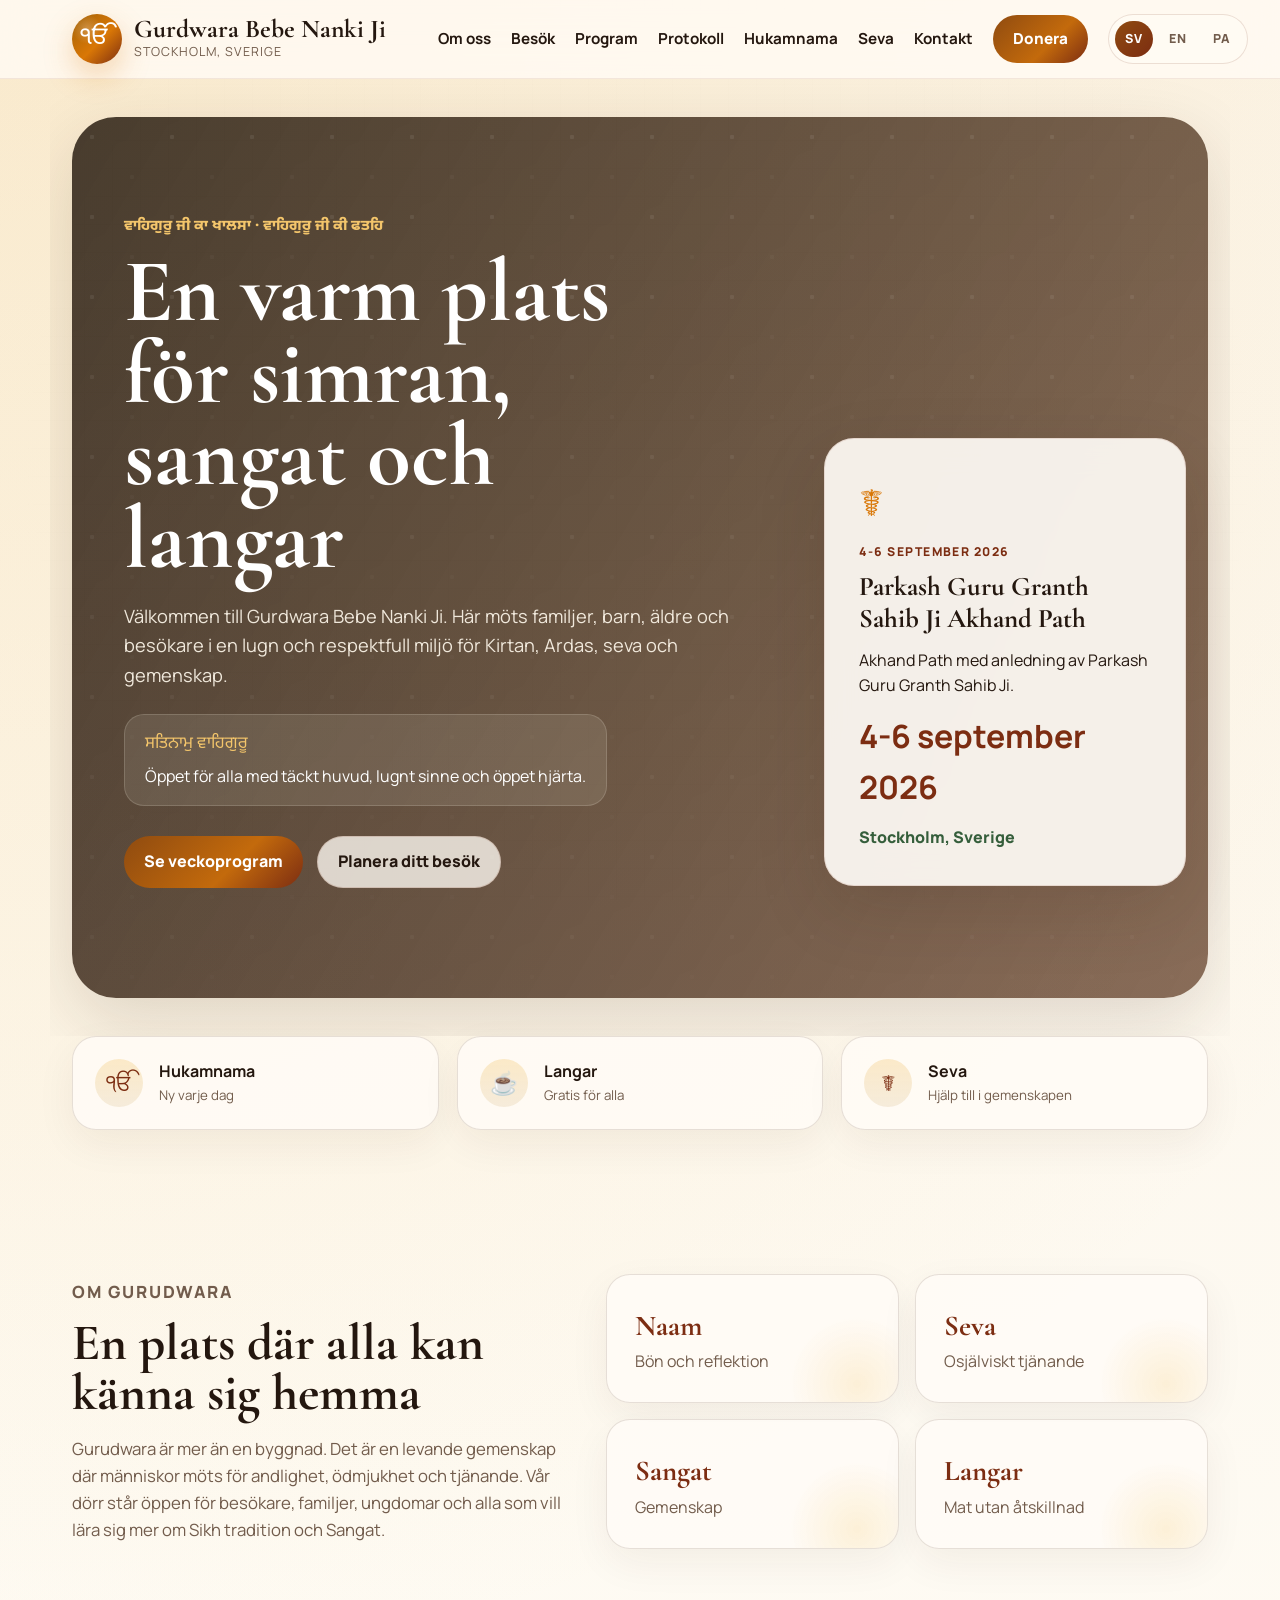
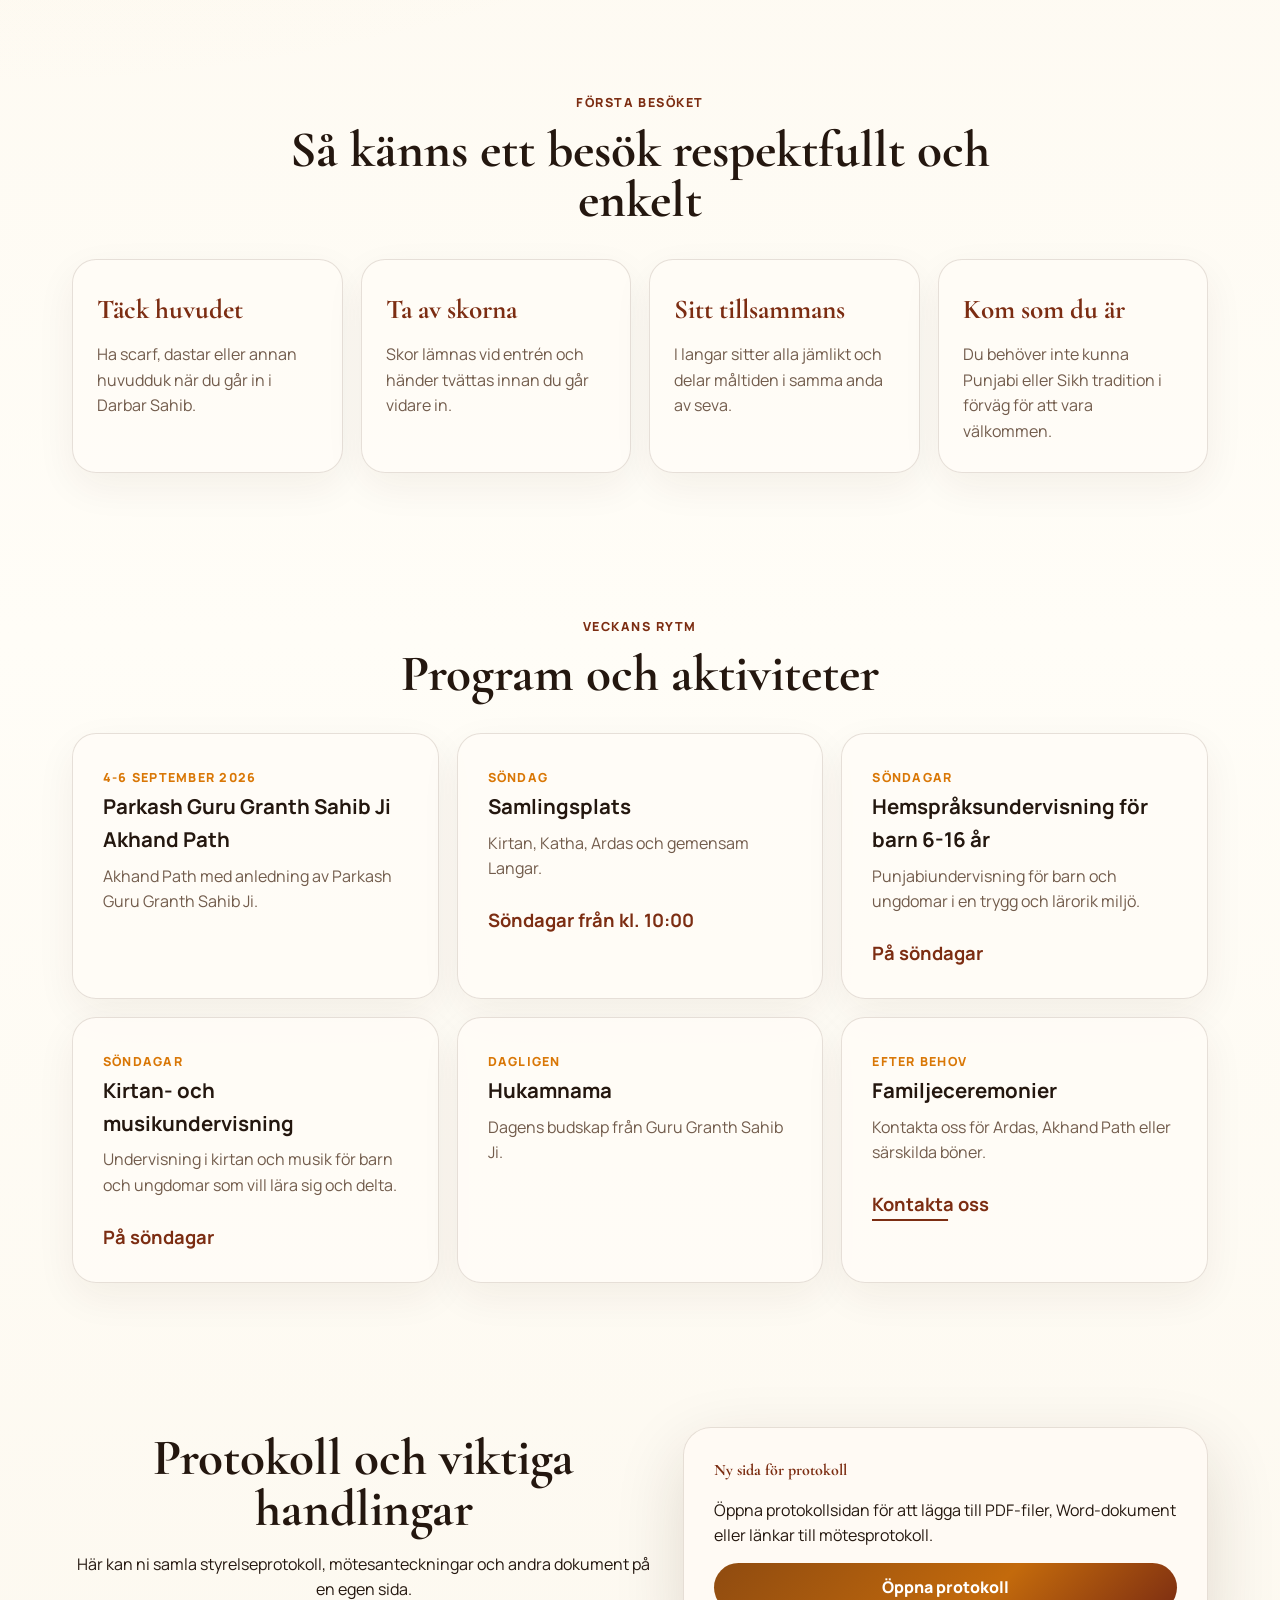
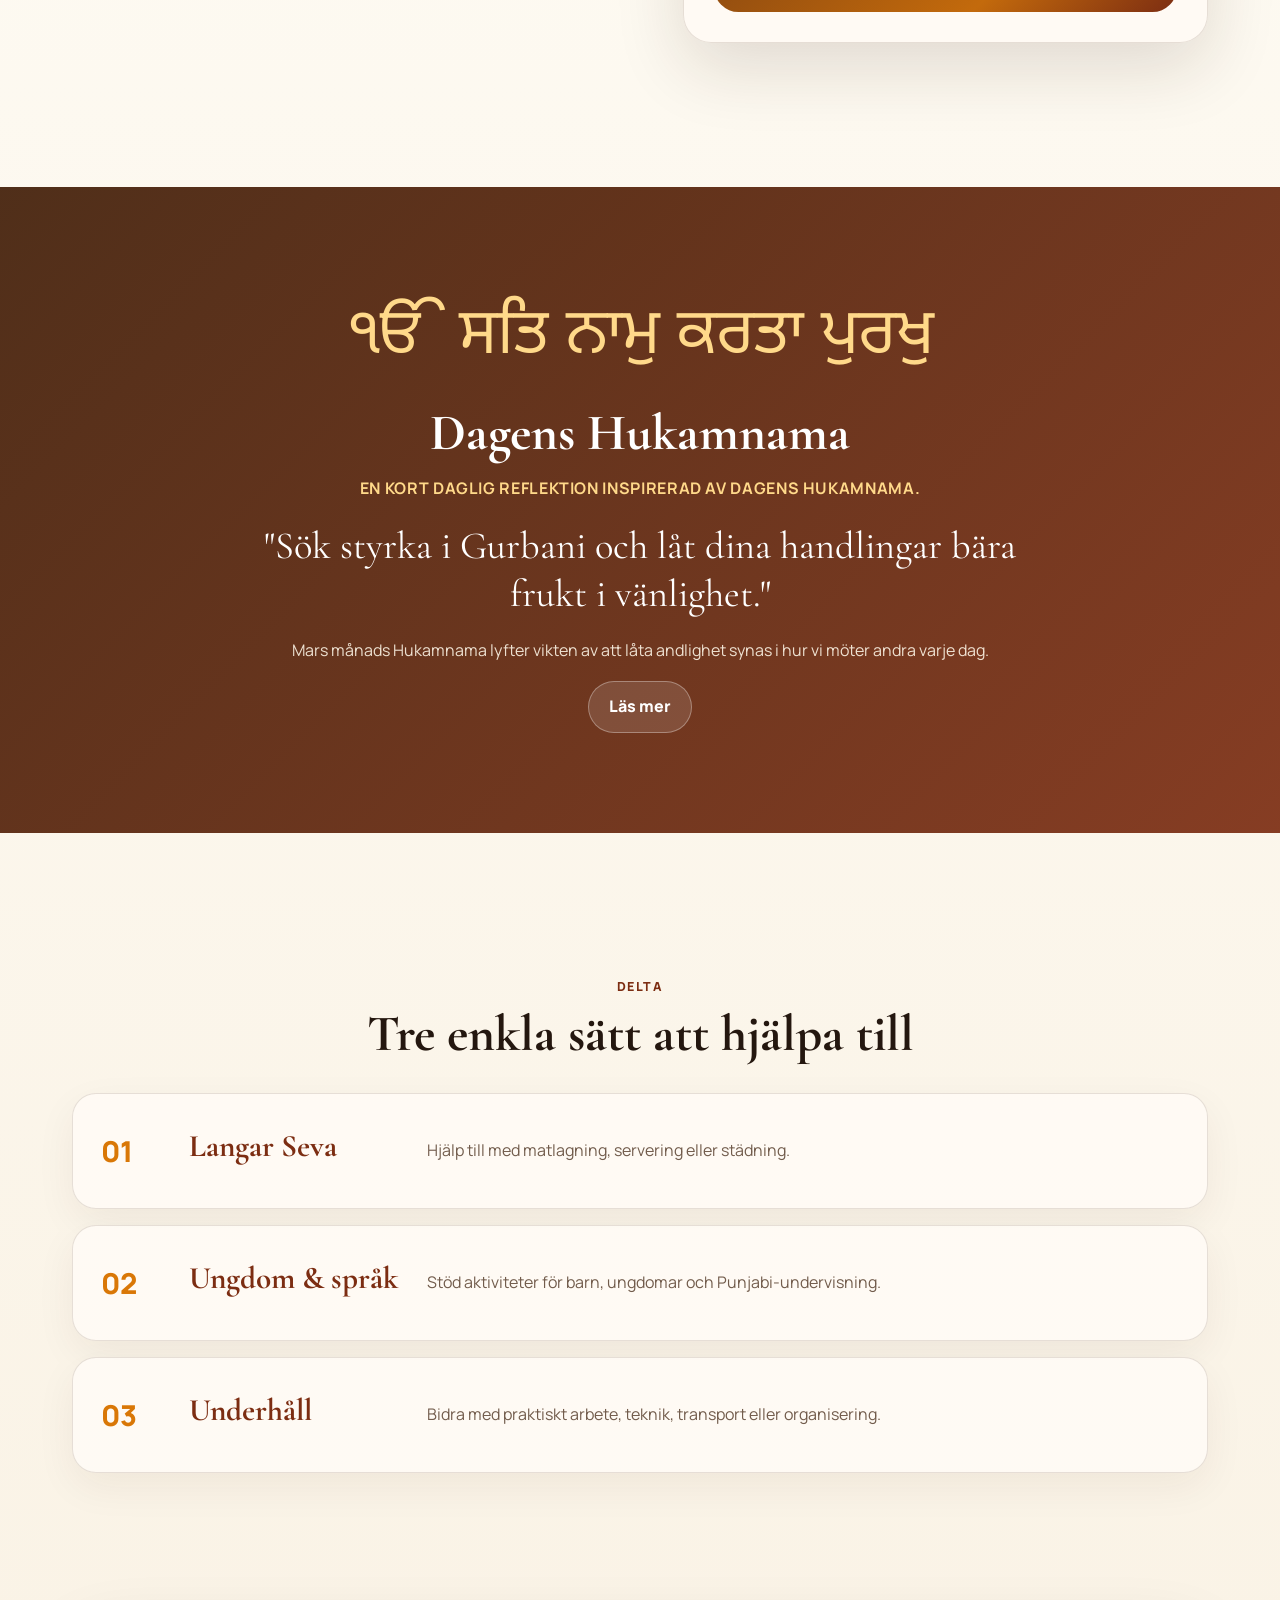
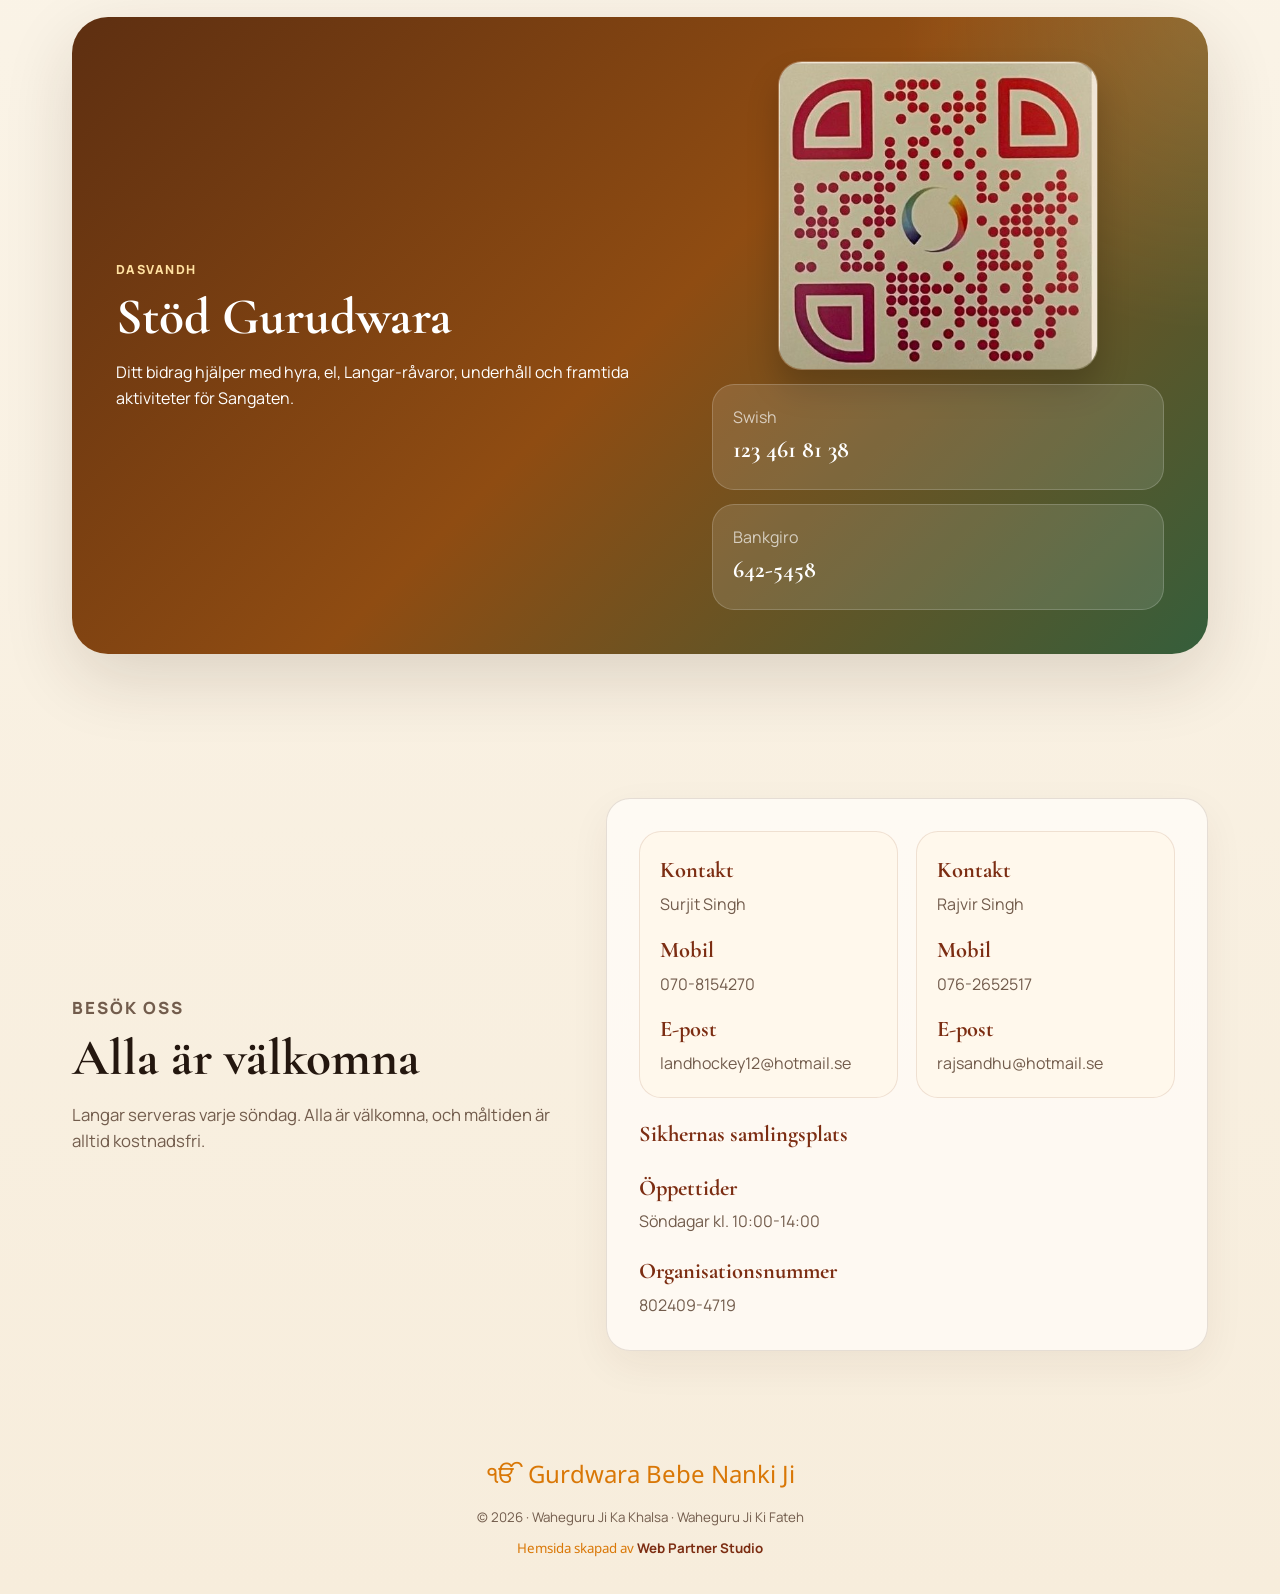
<file: index.html>
<!DOCTYPE html>
<html lang="sv">
<head>
  <meta charset="UTF-8" />
  <meta name="viewport" content="width=device-width, initial-scale=1.0" />
  <title>Gurdwara Bebe Nanki Ji</title>
  <meta name="description" content="Gurdwara Bebe Nanki Ji i Kungs&#228;ngen - en plats f&#246;r b&#246;n, gemenskap, langar och seva." />
  <link rel="icon" type="image/svg+xml" href="data:image/svg+xml,%3Csvg xmlns='http://www.w3.org/2000/svg' viewBox='0 0 64 64'%3E%3Crect width='64' height='64' rx='14' fill='%23f4b63d'/%3E%3Ctext x='50%25' y='54%25' text-anchor='middle' dominant-baseline='middle' font-size='34' fill='%23511d0f'%3E%E0%A9%B4%3C/text%3E%3C/svg%3E" />
  <link rel="preconnect" href="https://fonts.googleapis.com">
  <link rel="preconnect" href="https://fonts.gstatic.com" crossorigin>
  <link href="https://fonts.googleapis.com/css2?family=Cormorant+Garamond:wght@500;600;700&family=Manrope:wght@400;500;600;700;800&family=Noto+Sans+Gurmukhi:wght@500;700&display=swap" rel="stylesheet">
  <link rel="stylesheet" href="style.css" />
</head>
<body>
  <header class="site-header" id="top">
    <nav class="navbar">
      <a href="#top" class="brand" aria-label="Gurdwara Bebe Nanki Ji hem" data-i18n-attr="aria-label:brand_aria">
        <span class="brand-symbol">&#x0A74;</span>
        <span>
          <strong data-i18n="brand_name">Gurdwara Bebe Nanki Ji</strong>
          <small data-i18n="brand_location">Stockholm, Sverige</small>
        </span>
      </a>

      <button class="menu-toggle" aria-label="&#214;ppna meny" aria-expanded="false" data-i18n-attr="aria-label:menu_label">
        <span></span><span></span><span></span>
      </button>

      <div class="nav-links">
        <a href="#about" data-i18n="nav_about">Om oss</a>
        <a href="#visit" data-i18n="nav_visit">Bes&#246;k</a>
        <a href="#program" data-i18n="nav_program">Program</a>
        <a href="protokoll.html" data-i18n="nav_protocols">Protokoll</a>
        <a href="#hukamnama" data-i18n="nav_hukamnama">Hukamnama</a>
        <a href="#seva" data-i18n="nav_seva">Seva</a>
        <a href="#contact" data-i18n="nav_contact">Kontakt</a>
        <a class="nav-cta" href="#donate" data-i18n="nav_donate">Donera</a>
        <div class="language-switcher" aria-label="Spr&#229;k" data-i18n-attr="aria-label:language_label">
          <button type="button" class="lang-btn active" data-lang="sv">SV</button>
          <button type="button" class="lang-btn" data-lang="en">EN</button>
          <button type="button" class="lang-btn" data-lang="pa">PA</button>
        </div>
      </div>
    </nav>
  </header>

  <main>
    <section class="hero">
      <div class="hero-bg"></div>
      <div class="hero-pattern" aria-hidden="true"></div>
      <div class="hero-content reveal">
        <p class="eyebrow" data-i18n="hero_eyebrow">&#x0A35;&#x0A3E;&#x0A39;&#x0A3F;&#x0A17;&#x0A41;&#x0A30;&#x0A42; &#x0A1C;&#x0A40; &#x0A15;&#x0A3E; &#x0A16;&#x0A3E;&#x0A32;&#x0A38;&#x0A3E; &#xB7; &#x0A35;&#x0A3E;&#x0A39;&#x0A3F;&#x0A17;&#x0A41;&#x0A30;&#x0A42; &#x0A1C;&#x0A40; &#x0A15;&#x0A40; &#x0A2B;&#x0A24;&#x0A39;&#x0A3F;</p>
        <h1 data-i18n="hero_title">En varm plats f&#246;r simran, sangat och langar</h1>
        <p class="hero-text" data-i18n="hero_text">V&#228;lkommen till Gurdwara Bebe Nanki Ji. H&#228;r m&#246;ts familjer, barn, &#228;ldre och bes&#246;kare i en lugn och respektfull milj&#246; f&#246;r Kirtan, Ardas, seva och gemenskap.</p>
        <div class="hero-blessing">
          <span class="hero-blessing-gurmukhi" data-i18n="hero_blessing_gurmukhi">&#x0A38;&#x0A24;&#x0A3F;&#x0A28;&#x0A3E;&#x0A2E;&#x0A41; &#x0A35;&#x0A3E;&#x0A39;&#x0A3F;&#x0A17;&#x0A41;&#x0A30;&#x0A42;</span>
          <span data-i18n="hero_blessing_text">&#214;ppet f&#246;r alla med t&#228;ckt huvud, lugnt sinne och &#246;ppet hj&#228;rta.</span>
        </div>
        <div class="hero-actions">
          <a class="btn primary" href="#program" data-i18n="hero_cta_program">Se veckoprogram</a>
          <a class="btn secondary" href="#visit" data-i18n="hero_cta_visit">Planera ditt bes&#246;k</a>
        </div>
      </div>

      <aside class="hero-card reveal">
        <span class="card-icon">&#9764;</span>
        <p class="card-label" data-i18n="hero_card_label">4-6 september 2026</p>
        <h2 data-i18n="hero_card_title">Parkash Guru Granth Sahib Ji Akhand Path</h2>
        <p data-i18n="hero_card_text">Akhand Path med anledning av Parkash Guru Granth Sahib Ji.</p>
        <strong data-i18n="hero_card_time">4-6 september 2026</strong>
        <a href="#contact" data-i18n="hero_card_address">Stockholm, Sverige</a>
      </aside>
    </section>

    <section class="quick-info">
      <article class="info-pill reveal">
        <span>&#x0A74;</span>
        <div><strong data-i18n="info_hukamnama_title">Hukamnama</strong><small data-i18n="info_hukamnama_text">Ny varje dag</small></div>
      </article>
      <article class="info-pill reveal">
        <span>&#9749;</span>
        <div><strong data-i18n="info_langar_title">Langar</strong><small data-i18n="info_langar_text">Gratis f&#246;r alla</small></div>
      </article>
      <article class="info-pill reveal">
        <span>&#9764;</span>
        <div><strong data-i18n="info_seva_title">Seva</strong><small data-i18n="info_seva_text">Hj&#228;lp till i gemenskapen</small></div>
      </article>
    </section>

    <section class="section split" id="about">
      <div class="section-copy reveal">
        <p class="eyebrow" data-i18n="about_eyebrow">Om Gurudwara</p>
        <h2 data-i18n="about_title">En plats d&#228;r alla kan k&#228;nna sig hemma</h2>
        <p data-i18n="about_text">Gurudwara &#228;r mer &#228;n en byggnad. Det &#228;r en levande gemenskap d&#228;r m&#228;nniskor m&#246;ts f&#246;r andlighet, &#246;dmjukhet och tj&#228;nande. V&#229;r d&#246;rr st&#229;r &#246;ppen f&#246;r bes&#246;kare, familjer, ungdomar och alla som vill l&#228;ra sig mer om Sikh tradition och Sangat.</p>
      </div>
      <div class="values-grid reveal">
        <div><strong data-i18n="value_naam_title">Naam</strong><span data-i18n="value_naam_text">B&#246;n och reflektion</span></div>
        <div><strong data-i18n="value_seva_title">Seva</strong><span data-i18n="value_seva_text">Osj&#228;lviskt tj&#228;nande</span></div>
        <div><strong data-i18n="value_sangat_title">Sangat</strong><span data-i18n="value_sangat_text">Gemenskap</span></div>
        <div><strong data-i18n="value_langar_title">Langar</strong><span data-i18n="value_langar_text">Mat utan &#229;tskillnad</span></div>
      </div>
    </section>

    <section class="section visit-section" id="visit">
      <div class="section-heading reveal">
        <p class="eyebrow" data-i18n="visit_eyebrow">F&#246;rsta bes&#246;ket</p>
        <h2 data-i18n="visit_title">S&#229; k&#228;nns ett bes&#246;k respektfullt och enkelt</h2>
      </div>
      <div class="visit-grid">
        <article class="visit-card reveal">
          <strong data-i18n="visit_1_title">T&#228;ck huvudet</strong>
          <p data-i18n="visit_1_text">Ha scarf, dastar eller annan huvudduk n&#228;r du g&#229;r in i Darbar Sahib.</p>
        </article>
        <article class="visit-card reveal">
          <strong data-i18n="visit_2_title">Ta av skorna</strong>
          <p data-i18n="visit_2_text">Skor l&#228;mnas vid entr&#233;n och h&#228;nder tv&#228;ttas innan du g&#229;r vidare in.</p>
        </article>
        <article class="visit-card reveal">
          <strong data-i18n="visit_3_title">Sitt tillsammans</strong>
          <p data-i18n="visit_3_text">I langar sitter alla j&#228;mlikt och delar m&#229;ltiden i samma anda av seva.</p>
        </article>
        <article class="visit-card reveal">
          <strong data-i18n="visit_4_title">Kom som du &#228;r</strong>
          <p data-i18n="visit_4_text">Du beh&#246;ver inte kunna Punjabi eller Sikh tradition i f&#246;rv&#228;g f&#246;r att vara v&#228;lkommen.</p>
        </article>
      </div>
    </section>

    <section class="section" id="program">
      <div class="section-heading reveal">
        <p class="eyebrow" data-i18n="program_eyebrow">Veckans rytm</p>
        <h2 data-i18n="program_title">Program och aktiviteter</h2>
      </div>
      <div class="program-grid" data-program-list></div>
    </section>

    <section class="section protocols-preview">
      <div class="section-heading reveal">
        <h2 data-i18n="protocols_preview_title">Protokoll och viktiga handlingar</h2>
        <p data-i18n="protocols_preview_text">Här kan ni samla styrelseprotokoll, mötesanteckningar och andra dokument på en egen sida.</p>
      </div>
      <div class="protocols-preview-card reveal">
        <strong data-i18n="protocols_preview_card_title">Ny sida för protokoll</strong>
        <p data-i18n="protocols_preview_card_text">Öppna protokollsidan för att lägga till PDF-filer, Word-dokument eller länkar till mötesprotokoll.</p>
        <a class="btn primary" href="protokoll.html" data-i18n="protocols_preview_link">Öppna protokoll</a>
      </div>
    </section>

    <section class="hukamnama" id="hukamnama">
      <div class="hukamnama-inner reveal">
        <p class="gurmukhi" data-i18n="hukamnama_gurmukhi">&#x0A74; &#x0A38;&#x0A24;&#x0A3F; &#x0A28;&#x0A3E;&#x0A2E;&#x0A41; &#x0A15;&#x0A30;&#x0A24;&#x0A3E; &#x0A2A;&#x0A41;&#x0A30;&#x0A16;&#x0A41;</p>
        <h2 data-i18n="hukamnama_title">Dagens Hukamnama</h2>
        <p class="hukamnama-kicker" data-i18n="hukamnama_kicker">En kort daglig reflektion inspirerad av dagens hukamnama.</p>
        <blockquote data-i18n="hukamnama_quote">&quot;L&#229;t hj&#228;rtat vila i tacksamhet, &#246;dmjukhet och modet att tj&#228;na andra.&quot;</blockquote>
        <p class="hukamnama-support-text" data-i18n="hukamnama_text">En ny Hukamnama-reflektion visas varje dag. L&#228;s hela texten och &#246;vers&#228;ttningen p&#229; den externa sidan.</p>
        <a class="btn secondary light" href="https://hs.sgpc.net/" target="_blank" rel="noreferrer" data-i18n="hukamnama_cta">L&#228;s mer</a>
      </div>
    </section>

    <section class="section" id="seva">
      <div class="section-heading reveal">
        <p class="eyebrow" data-i18n="seva_eyebrow">Delta</p>
        <h2 data-i18n="seva_title">Tre enkla s&#228;tt att hj&#228;lpa till</h2>
      </div>
      <div class="seva-list">
        <article class="seva-item reveal"><span>01</span><h3 data-i18n="seva_1_title">Langar Seva</h3><p data-i18n="seva_1_text">Hj&#228;lp till med matlagning, servering eller st&#228;dning.</p></article>
        <article class="seva-item reveal"><span>02</span><h3 data-i18n="seva_2_title">Ungdom &amp; spr&#229;k</h3><p data-i18n="seva_2_text">St&#246;d aktiviteter f&#246;r barn, ungdomar och Punjabi-undervisning.</p></article>
        <article class="seva-item reveal"><span>03</span><h3 data-i18n="seva_3_title">Underh&#229;ll</h3><p data-i18n="seva_3_text">Bidra med praktiskt arbete, teknik, transport eller organisering.</p></article>
      </div>
    </section>

    <section class="donate-section" id="donate">
      <div class="donate-card reveal">
        <div>
          <p class="eyebrow" data-i18n="donate_eyebrow">Dasvandh</p>
          <h2 data-i18n="donate_title">St&#246;d Gurudwara</h2>
          <p data-i18n="donate_text">Ditt bidrag hj&#228;lper med hyra, el, Langar-r&#229;varor, underh&#229;ll och framtida aktiviteter f&#246;r Sangaten.</p>
        </div>
        <div class="donate-details">
          <img class="donate-qr" src="qr-code.jpeg" alt="QR code for donation" />
          <p><span>Swish</span><strong>123 461 81 38</strong></p>
          <p><span>Bankgiro</span><strong>642-5458</strong></p>
        </div>
      </div>
    </section>

    <section class="section contact" id="contact">
      <div class="contact-copy reveal">
        <p class="eyebrow" data-i18n="contact_eyebrow">Bes&#246;k oss</p>
        <h2 data-i18n="contact_title">Alla &#228;r v&#228;lkomna</h2>
        <p data-i18n="contact_text">Langar serveras  varje s&#246;ndag. Alla &#228;r v&#228;lkomna, och m&#229;ltiden &#228;r alltid kostnadsfri.</p>
      </div>
      <div class="contact-card reveal">
        <div class="contact-people">
          <div class="contact-person">
            <p><strong data-i18n="contact_label_contact">Kontakt</strong><span>Surjit Singh</span></p>
            <p><strong data-i18n="contact_label_phone">Mobil</strong><a href="tel:0708154270">070-8154270</a></p>
            <p><strong data-i18n="contact_label_email">E-post</strong><a href="mailto:landhockey12@hotmail.se">landhockey12@hotmail.se</a></p>
          </div>
          <div class="contact-person">
            <p><strong data-i18n="contact_label_contact">Kontakt</strong><span>Rajvir Singh</span></p>
            <p><strong data-i18n="contact_label_phone">Mobil</strong><a href="tel:0762652517">076-2652517</a></p>
            <p><strong data-i18n="contact_label_email">E-post</strong><a href="mailto:rajsandhu@hotmail.se">rajsandhu@hotmail.se</a></p>
          </div>
        </div>
        <p><strong data-i18n="contact_meeting_place">Sikhernas samlingsplats</strong></p>
        <p><strong data-i18n="contact_hours_label">&#214;ppettider</strong><span data-i18n="contact_hours_value">S&#246;ndagar kl. 10:00-14:00</span></p>
        <p><strong data-i18n="contact_org_label">Organisationsnummer</strong><span data-i18n="contact_org_value">802409-4719</span></p>
      </div>
    </section>
  </main>

  <footer class="footer">
    <p><span>&#x0A74;</span> <span data-i18n="footer_brand">Gurdwara Bebe Nanki Ji</span></p>
    <small data-i18n="footer_text">&#169; 2026 &#183; Waheguru Ji Ka Khalsa &#183; Waheguru Ji Ki Fateh</small>
    <small><span data-i18n="footer_credit_prefix">Hemsida skapad av</span> <a class="footer-credit" href="https://webpartnerstudio.io/" target="_blank" rel="noreferrer" data-i18n="footer_credit_name">Web Partner Studio</a></small>
  </footer>

  <button class="back-to-top" aria-label="Till toppen" data-i18n-attr="aria-label:back_to_top">↑</button>
  <script src="script.js"></script>
  <script>
    // Netlify Identity skickar invite-, recovery- och bekraftelselankar till sidans rot
    // med en token i URL-hashen. Identity-widgeten finns bara pa /admin/, sa vi
    // vidarebefordrar hashen dit sa att anvandaren kan satta sitt losenord.
    (function () {
      var tokenPattern = /[#&](invite_token|recovery_token|confirmation_token|email_change_token|error_description)=/;
      if (tokenPattern.test(window.location.hash)) {
        window.location.replace("/admin/" + window.location.hash);
      }
    })();
  </script>
</body>
</html>
</file>
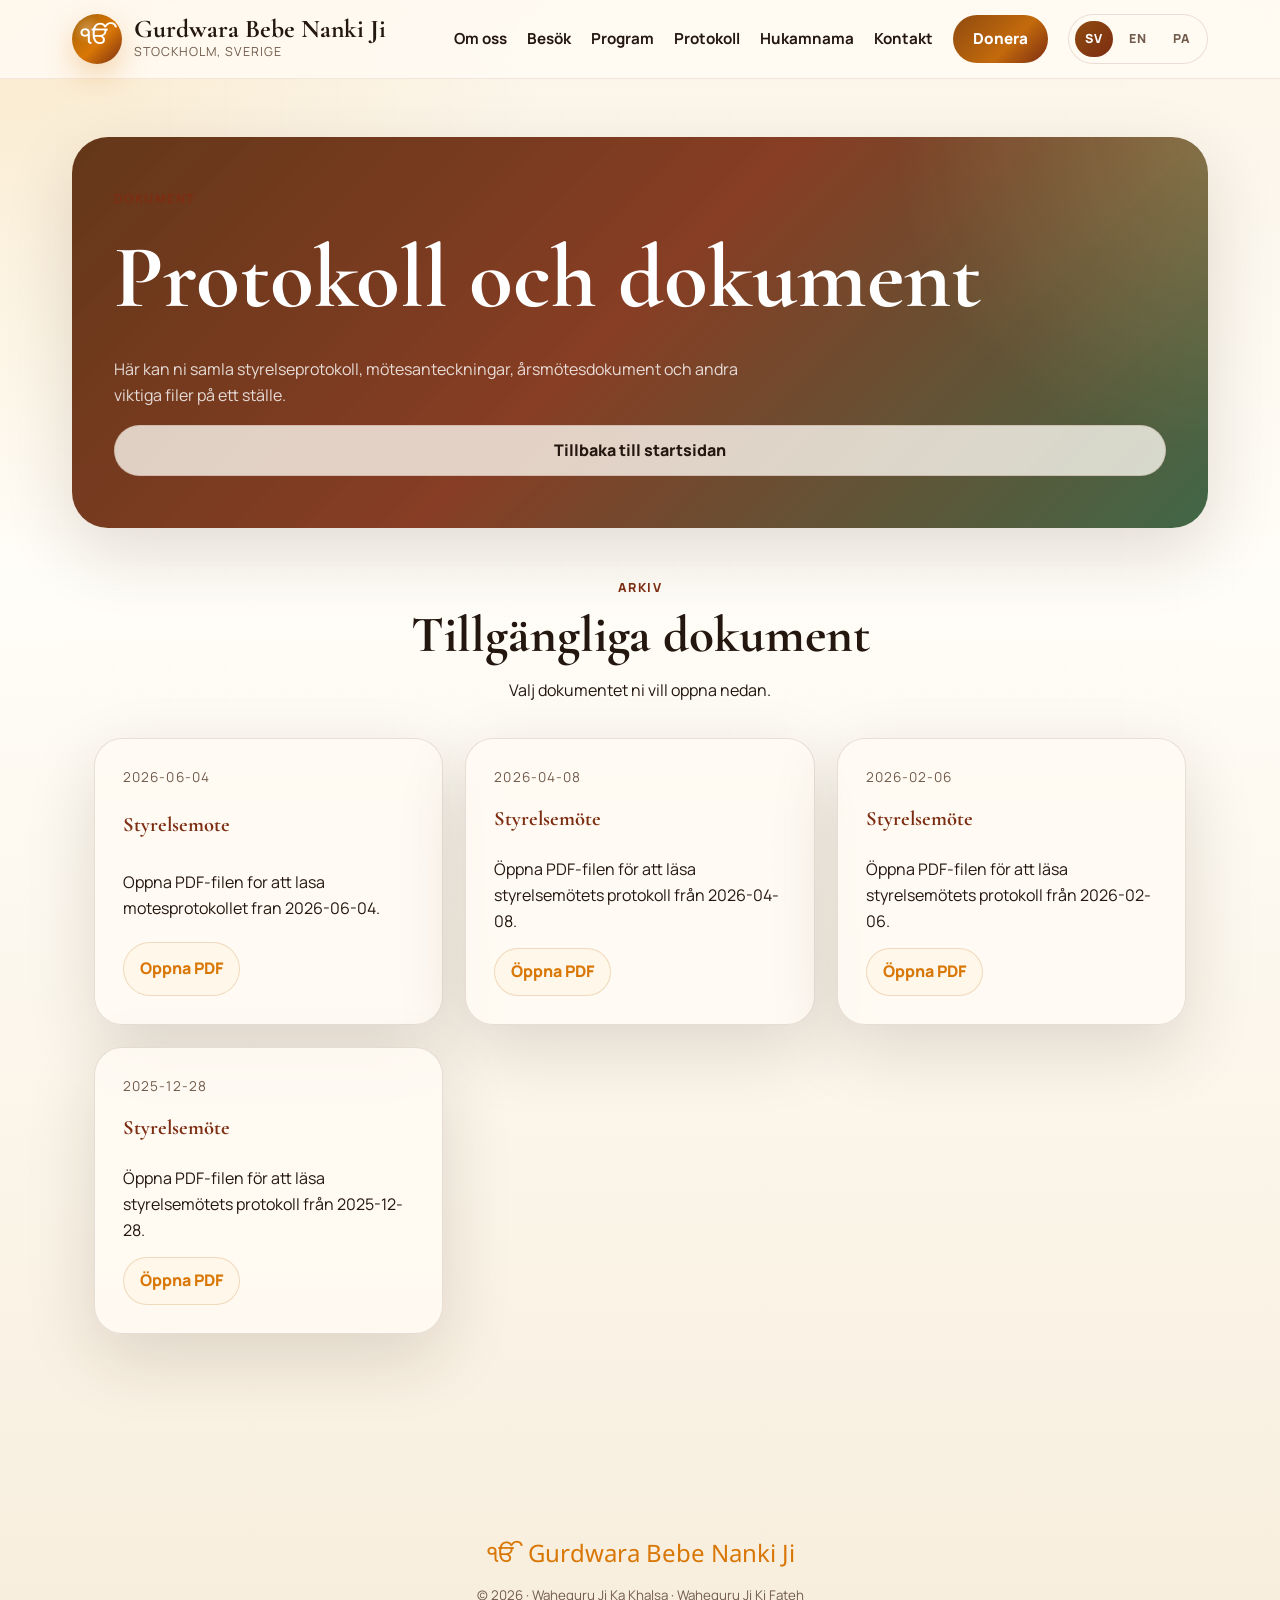
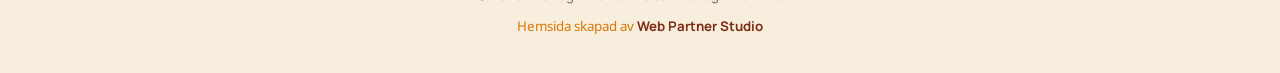
<file: protokoll.html>
<!DOCTYPE html>
<html lang="sv">
<head>
  <meta charset="UTF-8" />
  <meta name="viewport" content="width=device-width, initial-scale=1.0" />
  <title>Protokoll | Gurdwara Bebe Nanki Ji</title>
  <meta name="description" content="Protokoll och viktiga dokument för Gurdwara Bebe Nanki Ji i Kungsängen." />
  <link rel="preconnect" href="https://fonts.googleapis.com">
  <link rel="preconnect" href="https://fonts.gstatic.com" crossorigin>
  <link href="https://fonts.googleapis.com/css2?family=Cormorant+Garamond:wght@500;600;700&family=Manrope:wght@400;500;600;700;800&family=Noto+Sans+Gurmukhi:wght@500;700&display=swap" rel="stylesheet">
  <link rel="stylesheet" href="style.css" />
</head>
<body>
  <header class="site-header" id="top">
    <nav class="navbar">
      <a href="index.html" class="brand" aria-label="Gurdwara Bebe Nanki Ji hem" data-i18n-attr="aria-label:brand_aria">
        <span class="brand-symbol">&#x0A74;</span>
        <span>
          <strong data-i18n="brand_name">Gurdwara Bebe Nanki Ji</strong>
          <small data-i18n="brand_location">Stockholm, Sverige</small>
        </span>
      </a>

      <button class="menu-toggle" aria-label="Öppna meny" aria-expanded="false" data-i18n-attr="aria-label:menu_label">
        <span></span><span></span><span></span>
      </button>

      <div class="nav-links">
        <a href="index.html#about" data-i18n="nav_about">Om oss</a>
        <a href="index.html#visit" data-i18n="nav_visit">Besök</a>
        <a href="index.html#program" data-i18n="nav_program">Program</a>
        <a href="protokoll.html" data-i18n="nav_protocols">Protokoll</a>
        <a href="index.html#hukamnama" data-i18n="nav_hukamnama">Hukamnama</a>
        <a href="index.html#contact" data-i18n="nav_contact">Kontakt</a>
        <a class="nav-cta" href="index.html#donate" data-i18n="nav_donate">Donera</a>
        <div class="language-switcher" aria-label="Språk" data-i18n-attr="aria-label:language_label">
          <button type="button" class="lang-btn active" data-lang="sv">SV</button>
          <button type="button" class="lang-btn" data-lang="en">EN</button>
          <button type="button" class="lang-btn" data-lang="pa">PA</button>
        </div>
      </div>
    </nav>
  </header>

  <main class="protocol-page">
    <section class="protocol-hero reveal">
      <p class="eyebrow" data-i18n="protocols_preview_eyebrow">Dokument</p>
      <h1 data-i18n="protocols_title">Protokoll och dokument</h1>
      <p class="protocol-intro" data-i18n="protocols_intro">Här kan ni samla styrelseprotokoll, mötesanteckningar, årsmötesdokument och andra viktiga filer på ett ställe.</p>
      <a class="btn secondary" href="index.html" data-i18n="protocols_back">Tillbaka till startsidan</a>
    </section>

    <section class="section protocol-library">
      <div class="section-heading reveal">
        <p class="eyebrow" data-i18n="protocols_archive_eyebrow">Arkiv</p>
        <h2 data-i18n="protocols_section_title">Tillgängliga dokument</h2>
        <p data-i18n="protocols_section_text">Valj dokumentet ni vill oppna nedan.</p>
      </div>

      <div class="protocol-grid" data-document-list></div>
    </section>
  </main>

  <footer class="footer">
    <p><span>&#x0A74;</span> <span data-i18n="footer_brand">Gurdwara Bebe Nanki Ji</span></p>
    <small data-i18n="footer_text">&#169; 2026 &#183; Waheguru Ji Ka Khalsa &#183; Waheguru Ji Ki Fateh</small>
    <small><span data-i18n="footer_credit_prefix">Hemsida skapad av</span> <a class="footer-credit" href="https://webpartnerstudio.io/" target="_blank" rel="noreferrer" data-i18n="footer_credit_name">Web Partner Studio</a></small>
  </footer>

  <button class="back-to-top" aria-label="Till toppen" data-i18n-attr="aria-label:back_to_top">↑</button>
  <script src="script.js"></script>
  <script>
    // Se kommentaren i index.html - vidarebefordrar Identity-tokens till /admin/.
    (function () {
      var tokenPattern = /[#&](invite_token|recovery_token|confirmation_token|email_change_token|error_description)=/;
      if (tokenPattern.test(window.location.hash)) {
        window.location.replace("/admin/" + window.location.hash);
      }
    })();
  </script>
</body>
</html>
</file>
<file: style.css>
:root {
  --saffron: #d97706;
  --saffron-soft: #f3c56b;
  --maroon: #7c2d12;
  --forest: #355e3b;
  --cream: #f8f1e3;
  --ivory: #fffdf8;
  --sand: #ead9bb;
  --stone: #d7c3a2;
  --ink: #24170f;
  --muted: #725c4c;
  --white: #ffffff;
  --border: rgba(83, 52, 28, 0.14);
  --shadow: 0 24px 70px rgba(52, 30, 11, 0.14);
}

* { box-sizing: border-box; margin: 0; padding: 0; }
html { scroll-behavior: smooth; }

body {
  font-family: "Manrope", sans-serif;
  color: var(--ink);
  line-height: 1.6;
  background:
    radial-gradient(circle at top left, rgba(243, 197, 107, 0.22), transparent 26%),
    linear-gradient(180deg, #fbf4e8 0%, #fffdf7 35%, #f7eddc 100%);
}

body::before {
  content: "";
  position: fixed;
  inset: 0;
  pointer-events: none;
  opacity: 0.32;
  background-image:
    linear-gradient(rgba(124, 45, 18, 0.025) 1px, transparent 1px),
    linear-gradient(90deg, rgba(124, 45, 18, 0.025) 1px, transparent 1px);
  background-size: 28px 28px;
  mask-image: radial-gradient(circle at center, black 62%, transparent 100%);
}

a { color: inherit; text-decoration: none; }

.site-header {
  position: sticky;
  top: 0;
  z-index: 100;
  background: rgba(255, 251, 244, 0.84);
  backdrop-filter: blur(18px);
  border-bottom: 1px solid rgba(124, 45, 18, 0.09);
}

.navbar {
  max-width: 1180px;
  margin: auto;
  padding: 14px 22px;
  display: flex;
  align-items: center;
  justify-content: space-between;
  gap: 52px;
}

.brand {
  display: flex;
  align-items: center;
  gap: 12px;
}

.brand-symbol {
  width: 50px;
  height: 50px;
  display: grid;
  place-items: center;
  border-radius: 50%;
  color: var(--white);
  font-size: 1.55rem;
  font-family: "Noto Sans Gurmukhi", sans-serif;
  background:
    radial-gradient(circle at 30% 30%, rgba(255, 255, 255, 0.24), transparent 30%),
    linear-gradient(135deg, #a16207, #d97706 55%, #7c2d12);
  box-shadow: 0 12px 30px rgba(217, 119, 6, 0.28);
}

.brand strong {
  display: block;
  font-family: "Cormorant Garamond", serif;
  font-size: 1.6rem;
  line-height: 1;
  white-space: nowrap;
}

.brand small {
  display: block;
  color: var(--muted);
  font-size: 0.78rem;
  letter-spacing: 0.08em;
  text-transform: uppercase;
}

.nav-links {
  display: flex;
  align-items: center;
  margin-left: auto;
  gap: 20px;
  font-weight: 700;
  font-size: 0.95rem;
}

.nav-links a {
  white-space: nowrap;
}

.language-switcher {
  display: inline-flex;
  align-items: center;
  gap: 6px;
  padding: 6px;
  border-radius: 999px;
  background: rgba(255, 251, 244, 0.72);
  border: 1px solid rgba(124, 45, 18, 0.14);
}

.lang-btn {
  border: 0;
  background: transparent;
  color: var(--muted);
  font: inherit;
  font-size: 0.78rem;
  font-weight: 800;
  letter-spacing: 0.08em;
  padding: 8px 10px;
  border-radius: 999px;
  cursor: pointer;
  transition: 0.2s ease;
}

.lang-btn.active {
  color: var(--white);
  background: linear-gradient(135deg, #8f4b10, #7c2d12);
}

.lang-btn:hover {
  color: var(--ink);
}

.nav-links a:not(.nav-cta):hover { color: var(--saffron); }

.nav-cta, .btn {
  display: inline-flex;
  align-items: center;
  justify-content: center;
  gap: 8px;
  border-radius: 999px;
  padding: 12px 20px;
  font-weight: 800;
  transition: 0.25s ease;
}

.nav-cta,
.btn.primary {
  color: var(--white);
  background: linear-gradient(135deg, #8f4b10, #c36a0c 60%, #7c2d12);
}

.btn.secondary {
  color: var(--ink);
  border: 1px solid rgba(124, 45, 18, 0.14);
  background: rgba(255, 251, 244, 0.78);
}

.btn.light {
  background: rgba(255, 255, 255, 0.12);
  color: var(--white);
  border-color: rgba(255, 255, 255, 0.32);
}

.btn:hover,
.nav-cta:hover {
  transform: translateY(-2px);
  box-shadow: 0 16px 30px rgba(42, 20, 4, 0.15);
}

.menu-toggle { display: none; background: none; border: 0; cursor: pointer; }
.menu-toggle span {
  display: block;
  width: 26px;
  height: 2px;
  background: var(--ink);
  margin: 6px 0;
}

.hero {
  position: relative;
  overflow: hidden;
  min-height: 760px;
  display: grid;
  grid-template-columns: 1.3fr 0.7fr;
  align-items: center;
  gap: 40px;
  max-width: 1180px;
  margin: auto;
  padding: 84px 22px 96px;
}

.hero-bg {
  position: absolute;
  inset: 38px 22px;
  z-index: -2;
  border-radius: 44px;
  background:
    linear-gradient(120deg, rgba(28, 17, 8, 0.8), rgba(72, 35, 10, 0.6)),
    linear-gradient(160deg, rgba(245, 214, 150, 0.2), rgba(124, 45, 18, 0.14)),
    url("https://images.unsplash.com/photo-1609947017136-9daf32a5eb16?auto=format&fit=crop&w=1600&q=80") center/cover;
  box-shadow: var(--shadow);
}

.hero-pattern {
  position: absolute;
  inset: 38px 22px;
  z-index: -1;
  border-radius: 44px;
  opacity: 0.42;
  background:
    radial-gradient(circle at 20px 20px, rgba(255, 255, 255, 0.18) 2px, transparent 2.5px),
    radial-gradient(circle at 60px 60px, rgba(255, 255, 255, 0.08) 2px, transparent 2.5px);
  background-size: 80px 80px;
  mask-image: linear-gradient(180deg, black, rgba(0, 0, 0, 0.42));
}

.hero-content {
  color: var(--white);
  max-width: 720px;
  padding: 52px;
}

.eyebrow {
  color: var(--maroon);
  font-weight: 800;
  letter-spacing: 0.12em;
  text-transform: uppercase;
  font-size: 0.78rem;
  margin-bottom: 12px;
}

.hero .eyebrow {
  color: var(--saffron-soft);
  font-family: "Noto Sans Gurmukhi", sans-serif;
  font-size: 0.92rem;
  letter-spacing: 0;
  text-transform: none;
}

html[lang="pa"] .hero .eyebrow {
  margin-bottom: 18px;
}

h1, h2 {
  font-family: "Cormorant Garamond", serif;
  font-weight: 700;
}

h1 {
  font-size: clamp(3.4rem, 7vw, 6.8rem);
  line-height: 0.92;
  margin-bottom: 22px;
}

html[lang="pa"] .hero h1 {
  font-size: clamp(2.5rem, 5.2vw, 4.6rem);
  line-height: 1.08;
}

h2 {
  font-size: clamp(2.4rem, 4vw, 3.8rem);
  line-height: 0.98;
  margin-bottom: 18px;
}

h3 {
  font-size: 1.28rem;
  margin-bottom: 8px;
}

.hero-text {
  font-size: 1.14rem;
  max-width: 620px;
  color: rgba(255, 248, 236, 0.9);
}

.hero-blessing {
  margin-top: 24px;
  display: inline-flex;
  flex-direction: column;
  gap: 6px;
  padding: 16px 20px;
  border-radius: 20px;
  background: rgba(255, 248, 236, 0.1);
  border: 1px solid rgba(255, 248, 236, 0.16);
}

.hero-blessing-gurmukhi {
  font-family: "Noto Sans Gurmukhi", sans-serif;
  font-size: 1.05rem;
  color: var(--saffron-soft);
}

.hero-actions {
  display: flex;
  flex-wrap: wrap;
  gap: 14px;
  margin-top: 30px;
}

.hero-card {
  align-self: end;
  margin-bottom: 54px;
  margin-right: 22px;
  background: rgba(255, 252, 247, 0.92);
  backdrop-filter: blur(16px);
  padding: 34px;
  border-radius: 30px;
  box-shadow: var(--shadow);
  border: 1px solid rgba(124, 45, 18, 0.12);
}

.card-icon {
  display: inline-block;
  font-size: 2.3rem;
  color: var(--saffron);
  margin-bottom: 10px;
}

.card-label {
  color: var(--maroon);
  text-transform: uppercase;
  letter-spacing: 0.12em;
  font-size: 0.76rem;
  font-weight: 800;
}

.hero-card h2 {
  margin-top: 10px;
  font-size: clamp(1.3rem, 2.1vw, 1.85rem);
  line-height: 1.2;
  margin-bottom: 12px;
}

html[lang="pa"] .hero-card .card-label,
html[lang="pa"] .hero-card h2,
html[lang="pa"] .hero-card p,
html[lang="pa"] .hero-card a,
html[lang="pa"] .hero-card strong {
  font-family: "Noto Sans Gurmukhi", sans-serif;
}

html[lang="pa"] .hero-card .card-label {
  text-transform: none;
  letter-spacing: 0;
  line-height: 1.5;
}

html[lang="pa"] .hero-card h2 {
  font-size: clamp(1.35rem, 2.3vw, 1.95rem);
  line-height: 1.2;
  margin-top: 14px;
  margin-bottom: 14px;
}

.hero-card strong {
  display: block;
  font-size: 2rem;
  margin: 12px 0;
  color: var(--maroon);
}

.hero-card a {
  color: var(--forest);
  font-weight: 800;
}

.quick-info,
.section,
.donate-section {
  max-width: 1180px;
  margin: auto;
  padding: 72px 22px;
}

.quick-info {
  display: grid;
  grid-template-columns: repeat(3, 1fr);
  gap: 18px;
  padding-top: 0;
}

.info-pill,
.program-card,
.seva-item,
.contact-card,
.values-grid div,
.visit-card {
  background: rgba(255, 252, 247, 0.82);
  border: 1px solid var(--border);
  border-radius: 24px;
  box-shadow: 0 14px 40px rgba(66, 42, 20, 0.06);
}

.info-pill {
  padding: 22px;
  display: flex;
  align-items: center;
  gap: 16px;
}

.info-pill span {
  width: 48px;
  height: 48px;
  flex: 0 0 48px;
  display: grid;
  place-items: center;
  border-radius: 50%;
  font-size: 1.4rem;
  color: var(--maroon);
  background: linear-gradient(180deg, rgba(243, 197, 107, 0.32), rgba(234, 217, 187, 0.45));
}

.info-pill small { display: block; color: var(--muted); }

.split,
.contact {
  display: grid;
  grid-template-columns: 0.9fr 1.1fr;
  gap: 42px;
  align-items: center;
}

.section-copy p,
.contact-copy p { color: var(--muted); font-size: 1.05rem; }

.protocols-preview {
  display: grid;
  grid-template-columns: 1fr 0.9fr;
  gap: 28px;
  align-items: center;
}

.protocols-preview-card {
  padding: 30px;
  border-radius: 28px;
  background: rgba(255, 251, 244, 0.82);
  border: 1px solid var(--border);
  box-shadow: var(--shadow);
  display: grid;
  gap: 14px;
}

.protocols-preview-card strong,
.protocol-note strong,
.protocol-card h3 {
  color: var(--maroon);
  font-family: "Cormorant Garamond", serif;
}

.values-grid {
  display: grid;
  grid-template-columns: repeat(2, 1fr);
  gap: 16px;
}

.values-grid div {
  padding: 28px;
  position: relative;
  overflow: hidden;
}

.values-grid div::after {
  content: "";
  position: absolute;
  inset: auto -10% -40% auto;
  width: 140px;
  height: 140px;
  border-radius: 50%;
  background: radial-gradient(circle, rgba(243, 197, 107, 0.22), transparent 68%);
}

.values-grid strong {
  display: block;
  font-family: "Cormorant Garamond", serif;
  font-size: 1.8rem;
  color: var(--maroon);
}

.values-grid span { color: var(--muted); }

.section-heading {
  text-align: center;
  max-width: 760px;
  margin: 0 auto 34px;
}

.visit-section {
  position: relative;
}

.visit-grid {
  display: grid;
  grid-template-columns: repeat(4, 1fr);
  gap: 18px;
}

.visit-card {
  padding: 28px 24px;
}

.visit-card strong {
  display: block;
  margin-bottom: 10px;
  font-family: "Cormorant Garamond", serif;
  font-size: 1.7rem;
  color: var(--maroon);
}

.visit-card p { color: var(--muted); }

.program-grid {
  display: grid;
  grid-template-columns: repeat(3, 1fr);
  gap: 18px;
}

.program-card {
  padding: 30px;
  transition: 0.25s ease;
}

.program-card:hover { transform: translateY(-6px); }

.program-card span {
  color: var(--saffron);
  font-weight: 800;
  text-transform: uppercase;
  letter-spacing: 0.1em;
  font-size: 0.78rem;
}

.program-card p {
  color: var(--muted);
  margin-bottom: 24px;
}

.program-card strong {
  font-size: 1.15rem;
  color: var(--maroon);
}

.program-link {
  display: inline-block;
  text-decoration: none;
}

.program-link strong {
  position: relative;
}

.program-link strong::after {
  content: "";
  position: absolute;
  left: 0;
  bottom: -4px;
  width: 100%;
  height: 2px;
  background: currentColor;
  transform: scaleX(0.65);
  transform-origin: left;
  transition: transform 0.25s ease;
}

.program-link:hover strong::after,
.program-link:focus-visible strong::after {
  transform: scaleX(1);
}

.hukamnama {
  margin: 72px 0;
  padding: 100px 22px;
  text-align: center;
  color: var(--white);
  background:
    linear-gradient(135deg, rgba(69, 34, 12, 0.94), rgba(124, 45, 18, 0.92)),
    radial-gradient(circle at top, rgba(243, 197, 107, 0.2), transparent 35%);
}

.hukamnama-inner {
  max-width: 840px;
  margin: auto;
}

.gurmukhi {
  font-family: "Noto Sans Gurmukhi", sans-serif;
  font-size: clamp(1.8rem, 5vw, 4.5rem);
  color: #ffd98a;
  margin-bottom: 18px;
}

.hukamnama-kicker,
.hukamnama-support-text {
  max-width: 760px;
  margin: 0 auto 18px;
  color: rgba(255, 248, 233, 0.88);
}

.hukamnama-kicker {
  font-weight: 700;
  letter-spacing: 0.04em;
  text-transform: uppercase;
  color: #ffd98a;
}

blockquote {
  font-family: "Cormorant Garamond", serif;
  font-size: clamp(1.7rem, 3vw, 2.7rem);
  line-height: 1.25;
  margin: 20px auto;
  max-width: 760px;
}

.seva-list { display: grid; gap: 16px; }

.seva-item {
  padding: 28px;
  display: grid;
  grid-template-columns: 70px 220px 1fr;
  gap: 18px;
  align-items: center;
}

.seva-item span {
  color: var(--saffron);
  font-size: 1.8rem;
  font-weight: 900;
}

.seva-item h3 {
  font-family: "Cormorant Garamond", serif;
  font-size: 1.95rem;
  color: var(--maroon);
}

.seva-item p { color: var(--muted); }

.donate-card {
  display: grid;
  grid-template-columns: 1fr 0.8fr;
  gap: 32px;
  align-items: center;
  padding: 44px;
  border-radius: 36px;
  color: var(--white);
  background:
    radial-gradient(circle at top right, rgba(255, 216, 137, 0.2), transparent 24%),
    linear-gradient(135deg, #5e2f11, #8f4c12 50%, #355e3b);
  box-shadow: var(--shadow);
}

.donate-card .eyebrow { color: #ffe1a1; }

.donate-details { display: grid; gap: 14px; }

.donate-qr {
  width: min(100%, 320px);
  justify-self: center;
  border-radius: 24px;
  border: 1px solid rgba(255, 255, 255, 0.18);
  box-shadow: 0 18px 32px rgba(0, 0, 0, 0.2);
  background: rgba(255, 255, 255, 0.08);
}

.donate-details p {
  background: rgba(255, 255, 255, 0.12);
  border: 1px solid rgba(255, 255, 255, 0.18);
  border-radius: 22px;
  padding: 20px;
}

.donate-details span {
  display: block;
  color: rgba(255, 255, 255, 0.68);
}

.donate-details strong {
  font-size: 1.5rem;
  font-family: "Cormorant Garamond", serif;
}

.protocol-page {
  max-width: 1180px;
  margin: auto;
  padding: 48px 22px 96px;
}

.protocol-hero {
  padding: 52px 42px;
  border-radius: 36px;
  margin: 10px 0 32px;
  color: var(--white);
  background:
    radial-gradient(circle at top right, rgba(255, 216, 137, 0.22), transparent 26%),
    linear-gradient(135deg, rgba(94, 47, 17, 0.96), rgba(124, 45, 18, 0.92) 48%, rgba(53, 94, 59, 0.94));
  box-shadow: var(--shadow);
  display: grid;
  gap: 16px;
}

.protocol-intro {
  max-width: 64ch;
  color: rgba(255, 255, 255, 0.82);
}

.protocol-library {
  padding-top: 18px;
}

.protocol-grid {
  display: grid;
  grid-template-columns: repeat(3, minmax(0, 1fr));
  gap: 22px;
}

.protocol-card {
  padding: 28px;
  border-radius: 28px;
  background: rgba(255, 251, 244, 0.85);
  border: 1px solid var(--border);
  box-shadow: var(--shadow);
  display: grid;
  gap: 14px;
}

.protocol-meta {
  color: var(--muted);
  font-size: 0.85rem;
  text-transform: uppercase;
  letter-spacing: 0.08em;
}

.protocol-link {
  color: var(--saffron);
  font-weight: 800;
  display: inline-flex;
  align-items: center;
  justify-content: center;
  width: fit-content;
  padding: 10px 16px;
  border-radius: 999px;
  border: 1px solid rgba(194, 120, 43, 0.24);
  background: rgba(255, 247, 232, 0.95);
  text-decoration: none;
  transition: transform 0.2s ease, box-shadow 0.2s ease, background 0.2s ease;
}

.protocol-link:hover,
.protocol-link:focus-visible {
  transform: translateY(-2px);
  box-shadow: 0 14px 28px rgba(93, 52, 21, 0.12);
  background: #fff6e5;
}

.protocol-note {
  margin-top: 24px;
  padding: 24px 28px;
  border-left: 4px solid var(--saffron);
  border-radius: 0 22px 22px 0;
  background: rgba(243, 197, 107, 0.14);
  display: grid;
  gap: 10px;
}

.contact-card {
  padding: 32px;
  display: grid;
  gap: 18px;
}

.contact-people {
  display: grid;
  grid-template-columns: repeat(2, minmax(0, 1fr));
  gap: 18px;
}

.contact-person {
  display: grid;
  gap: 14px;
  padding: 20px;
  border-radius: 22px;
  background: rgba(255, 248, 234, 0.8);
  border: 1px solid rgba(124, 45, 18, 0.12);
}

.contact-card p { display: grid; gap: 4px; }

.contact-card strong {
  color: var(--maroon);
  font-family: "Cormorant Garamond", serif;
  font-size: 1.4rem;
}

.contact-card span,
.contact-card a:not(.btn) { color: var(--muted); }

.contact-card span {
  white-space: pre-line;
}

@media (max-width: 640px) {
  .navbar {
    gap: 12px;
    padding-inline: 16px;
  }

  .brand {
    min-width: 0;
    gap: 10px;
  }

  .brand-symbol {
    width: 42px;
    height: 42px;
    flex: 0 0 42px;
    font-size: 1.3rem;
  }

  .brand strong {
    overflow-wrap: anywhere;
    white-space: normal;
    font-size: 1.3rem;
  }

  .brand small {
    font-size: 0.68rem;
  }

  .hero-content,
  .hero-card {
    min-width: 0;
  }

  .hero h1 {
    overflow-wrap: anywhere;
  }

  .hero-actions .btn {
    width: 100%;
  }

  .contact-people {
    grid-template-columns: 1fr;
  }
}

.footer {
  display: flex;
  flex-direction: column;
  align-items: center;
  text-align: center;
  gap: 10px;
  padding: 34px 22px;
  color: var(--muted);
}

.footer p {
  font-family: "Cormorant Garamond", serif;
  font-size: 1.5rem;
}

.footer span {
  color: var(--saffron);
  font-family: "Noto Sans Gurmukhi", sans-serif;
}

.footer-credit {
  color: var(--maroon);
  font-weight: 700;
  text-decoration: none;
}

.footer-credit:hover,
.footer-credit:focus-visible {
  text-decoration: underline;
}

.back-to-top {
  position: fixed;
  right: 20px;
  bottom: 20px;
  width: 48px;
  height: 48px;
  border: 0;
  border-radius: 50%;
  background: linear-gradient(135deg, #8f4b10, #7c2d12);
  color: var(--white);
  font-size: 1.3rem;
  opacity: 0;
  pointer-events: none;
  transition: 0.25s ease;
  cursor: pointer;
  box-shadow: 0 12px 28px rgba(66, 29, 7, 0.2);
}

.back-to-top.show { opacity: 1; pointer-events: auto; }

.reveal {
  opacity: 0;
  transform: translateY(24px);
  transition: 0.7s ease;
}

.reveal.visible {
  opacity: 1;
  transform: translateY(0);
}

@media (max-width: 980px) {
  .visit-grid { grid-template-columns: repeat(2, 1fr); }
}

@media (max-width: 880px) {
  .menu-toggle { display: block; }

  .nav-links {
    position: absolute;
    top: 77px;
    left: 18px;
    right: 18px;
    display: none;
    flex-direction: column;
    align-items: stretch;
    background: rgba(255, 252, 247, 0.98);
    border: 1px solid var(--border);
    border-radius: 24px;
    padding: 18px;
    box-shadow: var(--shadow);
  }

  .nav-links.open { display: flex; }

  .language-switcher {
    justify-content: center;
  }

  .hero,
  .split,
  .contact,
  .donate-card,
  .protocols-preview {
    grid-template-columns: 1fr;
  }

  .hero {
    min-height: auto;
    padding-top: 44px;
  }

  .hero-bg,
  .hero-pattern { inset: 22px; }

  .hero-content { padding: 34px 22px; }

  .hero-card { margin: 0 20px 34px; }

  .quick-info,
  .program-grid,
  .values-grid,
  .visit-grid { grid-template-columns: 1fr; }

  .protocol-grid { grid-template-columns: 1fr; }

  .protocol-hero { padding: 38px 24px; }

  .seva-item { grid-template-columns: 1fr; }
}
</file>
